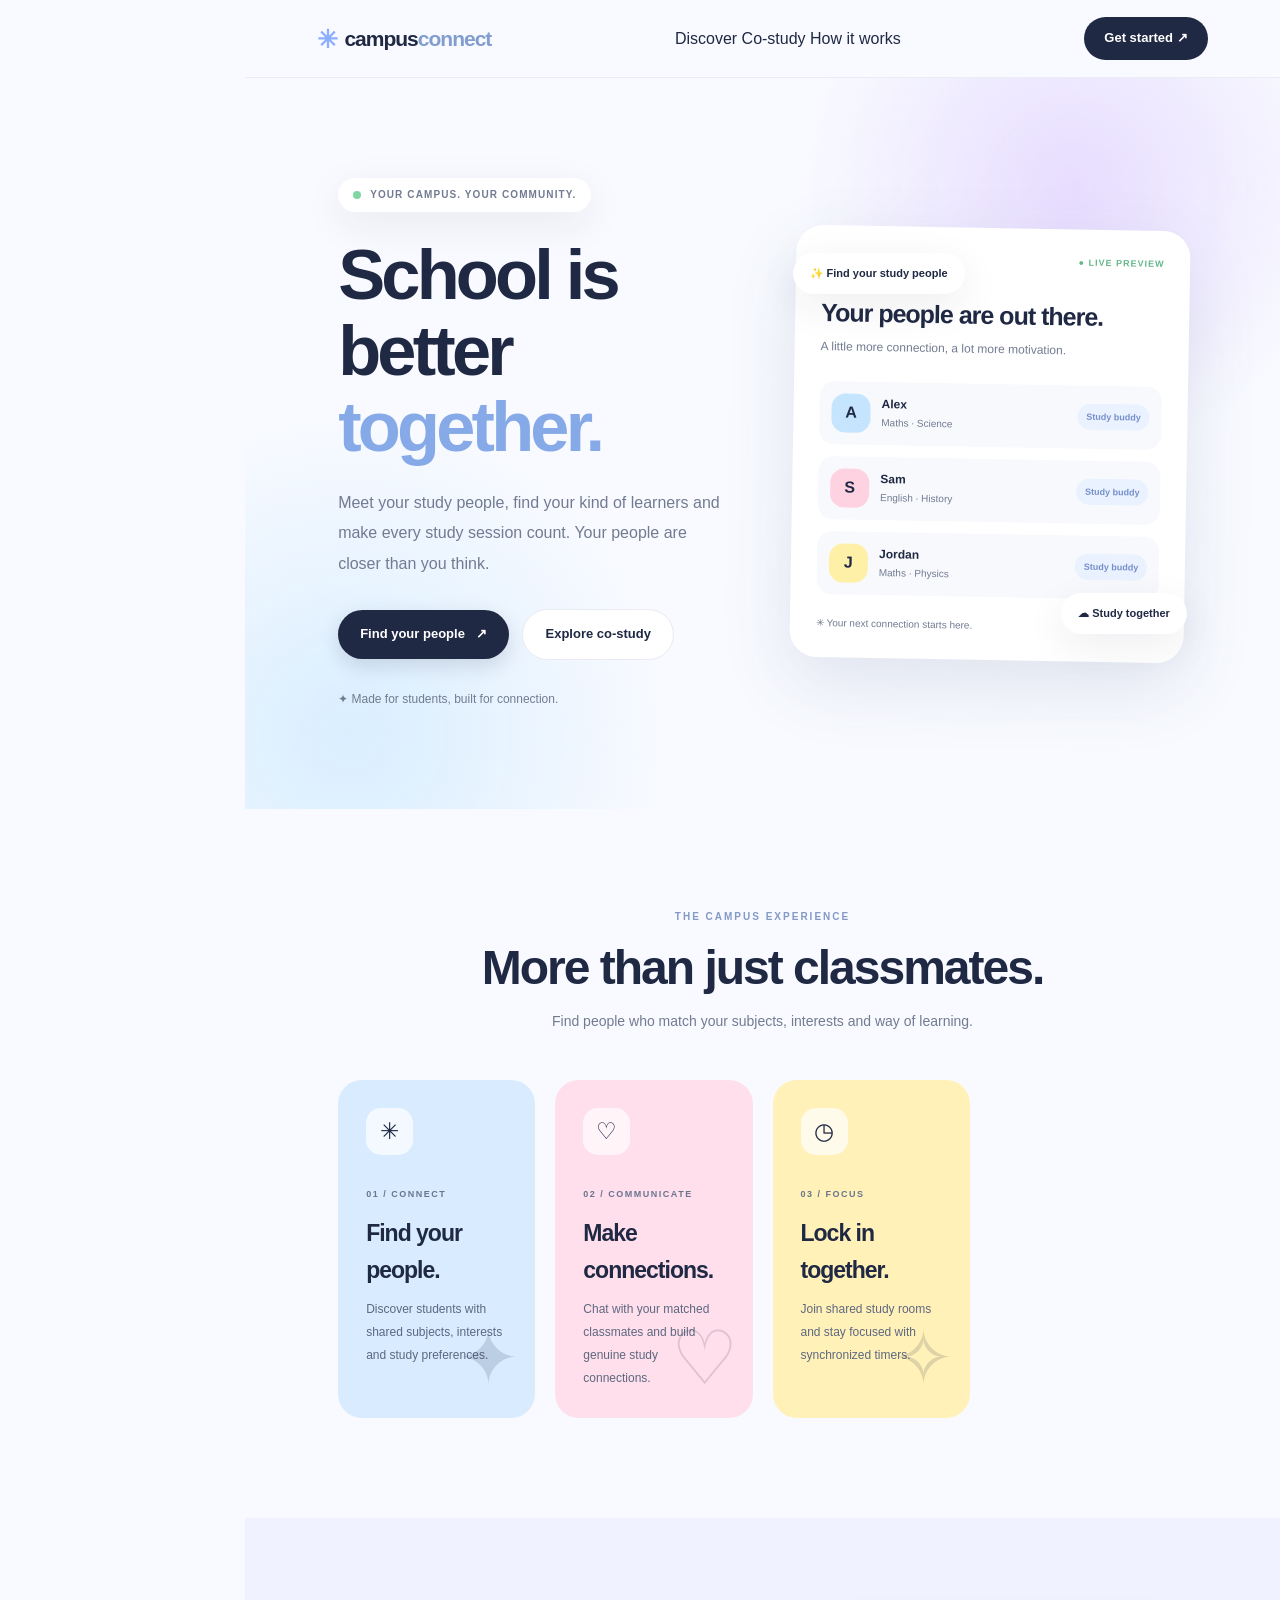
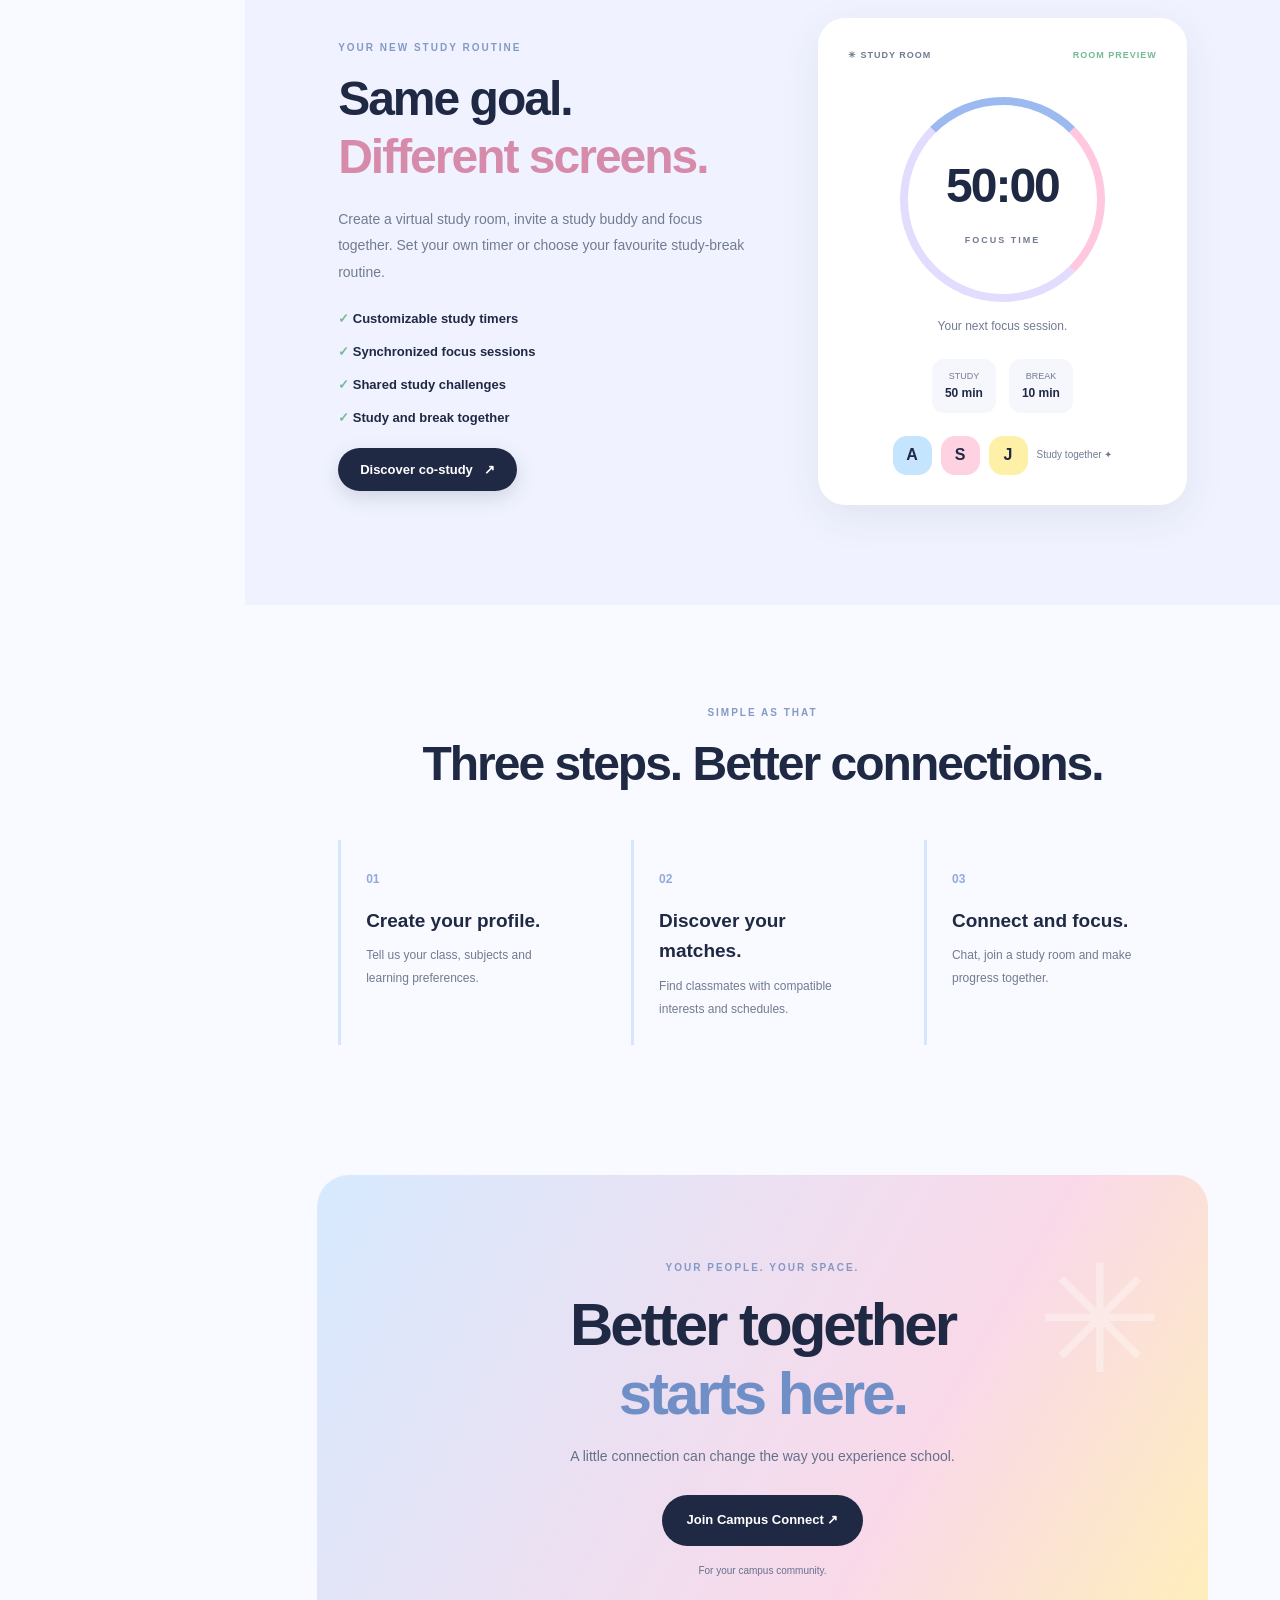
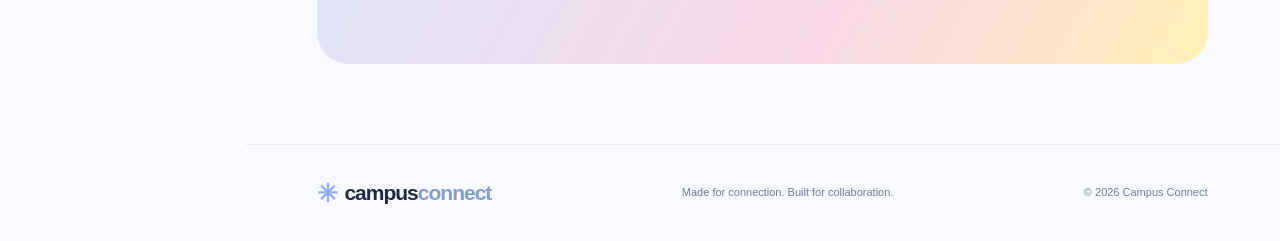
<file: Index.html>
<!DOCTYPE html>
<html lang="en">
<head>
    <meta charset="UTF-8">
    <meta name="viewport" content="width=device-width, initial-scale=1.0">
    <meta name="theme-color" content="#eaf5ff">

    <title>Campus Connect — Find Your People</title>

    <meta name="description"
          content="Find your study people, connect with classmates and focus together with Campus Connect.">

    <link rel="stylesheet" href="css/style.css">
</head>

<body>

    <!-- NAVIGATION -->
    <header class="navbar">
        <a href="#" class="logo">
            <span class="logo-icon">✳</span>
            campus<span>connect</span>
        </a>

        <nav class="nav-links">
            <a href="#discover">Discover</a>
            <a href="#study">Co-study</a>
            <a href="#how-it-works">How it works</a>
        </nav>

        <a href="#join" class="nav-button">Get started ↗</a>
    </header>


    <main>

        <!-- HERO SECTION -->
        <section class="hero">

            <div class="hero-content">

                <div class="announcement">
                    <span class="online-dot"></span>
                    YOUR CAMPUS. YOUR COMMUNITY.
                </div>

                <h1>
                    School is better
                    <span class="highlight-blue">together.</span>
                </h1>

                <p class="hero-description">
                    Meet your study people, find your kind of learners
                    and make every study session count.
                    Your people are closer than you think.
                </p>

                <div class="hero-actions">
                    <a href="#join" class="primary-button">
                        Find your people <span>↗</span>
                    </a>

                    <a href="#study" class="secondary-button">
                        Explore co-study
                    </a>
                </div>

                <div class="hero-note">
                    ✦ Made for students, built for connection.
                </div>

            </div>


            <!-- DECORATIVE HERO CARD -->
            <div class="hero-visual">

                <div class="floating-shape shape-pink"></div>
                <div class="floating-shape shape-yellow"></div>

                <div class="preview-card">

                    <div class="preview-top">
                        <span>YOUR CAMPUS CIRCLE</span>
                        <span class="live-label">● LIVE PREVIEW</span>
                    </div>

                    <h3>Your people are out there.</h3>

                    <p class="preview-subtitle">
                        A little more connection, a lot more motivation.
                    </p>

                    <div class="student-list">

                        <div class="student">
                            <div class="avatar avatar-blue">A</div>
                            <div class="student-info">
                                <strong>Alex</strong>
                                <small>Maths · Science</small>
                            </div>
                            <span class="match-tag">Study buddy</span>
                        </div>

                        <div class="student">
                            <div class="avatar avatar-pink">S</div>
                            <div class="student-info">
                                <strong>Sam</strong>
                                <small>English · History</small>
                            </div>
                            <span class="match-tag">Study buddy</span>
                        </div>

                        <div class="student">
                            <div class="avatar avatar-yellow">J</div>
                            <div class="student-info">
                                <strong>Jordan</strong>
                                <small>Maths · Physics</small>
                            </div>
                            <span class="match-tag">Study buddy</span>
                        </div>

                    </div>

                    <div class="preview-footer">
                        <span>✳ Your next connection starts here.</span>
                        <span>♡</span>
                    </div>

                </div>

                <div class="floating-note note-one">
                    ✨ Find your study people
                </div>

                <div class="floating-note note-two">
                    ☁ Study together
                </div>

            </div>

        </section>


        <!-- DISCOVER SECTION -->
        <section class="features section-padding" id="discover">

            <div class="section-heading">
                <span class="eyebrow">THE CAMPUS EXPERIENCE</span>
                <h2>More than just classmates.</h2>
                <p>
                    Find people who match your subjects, interests
                    and way of learning.
                </p>
            </div>

            <div class="feature-grid">

                <article class="feature-card blue-card">
                    <div class="feature-icon">✳</div>
                    <span class="feature-number">01 / CONNECT</span>
                    <h3>Find your people.</h3>
                    <p>
                        Discover students with shared subjects,
                        interests and study preferences.
                    </p>
                    <span class="feature-decoration">✦</span>
                </article>

                <article class="feature-card pink-card">
                    <div class="feature-icon">♡</div>
                    <span class="feature-number">02 / COMMUNICATE</span>
                    <h3>Make connections.</h3>
                    <p>
                        Chat with your matched classmates
                        and build genuine study connections.
                    </p>
                    <span class="feature-decoration">♡</span>
                </article>

                <article class="feature-card yellow-card">
                    <div class="feature-icon">◷</div>
                    <span class="feature-number">03 / FOCUS</span>
                    <h3>Lock in together.</h3>
                    <p>
                        Join shared study rooms and
                        stay focused with synchronized timers.
                    </p>
                    <span class="feature-decoration">✧</span>
                </article>

            </div>

        </section>


        <!-- CO-STUDY SECTION -->
        <section class="study-section section-padding" id="study">

            <div class="study-content">

                <span class="eyebrow">YOUR NEW STUDY ROUTINE</span>

                <h2>
                    Same goal.
                    <span class="highlight-pink">Different screens.</span>
                </h2>

                <p>
                    Create a virtual study room, invite a study buddy
                    and focus together. Set your own timer or choose
                    your favourite study-break routine.
                </p>

                <div class="study-points">
                    <div>✓ Customizable study timers</div>
                    <div>✓ Synchronized focus sessions</div>
                    <div>✓ Shared study challenges</div>
                    <div>✓ Study and break together</div>
                </div>

                <a href="#join" class="primary-button">
                    Discover co-study <span>↗</span>
                </a>

            </div>

            <div class="timer-preview">

                <div class="timer-top">
                    <span>✳ STUDY ROOM</span>
                    <span class="room-status">ROOM PREVIEW</span>
                </div>

                <div class="timer-circle">
                    <div>
                        <span class="timer-time">50:00</span>
                        <small>FOCUS TIME</small>
                    </div>
                </div>

                <div class="timer-label">
                    Your next focus session.
                </div>

                <div class="timer-settings">
                    <span>STUDY <strong>50 min</strong></span>
                    <span>BREAK <strong>10 min</strong></span>
                </div>

                <div class="timer-avatars">
                    <span class="avatar avatar-blue">A</span>
                    <span class="avatar avatar-pink">S</span>
                    <span class="avatar avatar-yellow">J</span>
                    <small>Study together ✦</small>
                </div>

            </div>

        </section>


        <!-- HOW IT WORKS -->
        <section class="how-section section-padding" id="how-it-works">

            <div class="section-heading">
                <span class="eyebrow">SIMPLE AS THAT</span>
                <h2>Three steps. Better connections.</h2>
            </div>

            <div class="steps-grid">

                <div class="step">
                    <span class="step-number">01</span>
                    <h3>Create your profile.</h3>
                    <p>
                        Tell us your class, subjects
                        and learning preferences.
                    </p>
                </div>

                <div class="step">
                    <span class="step-number">02</span>
                    <h3>Discover your matches.</h3>
                    <p>
                        Find classmates with compatible
                        interests and schedules.
                    </p>
                </div>

                <div class="step">
                    <span class="step-number">03</span>
                    <h3>Connect and focus.</h3>
                    <p>
                        Chat, join a study room
                        and make progress together.
                    </p>
                </div>

            </div>

        </section>


        <!-- CTA -->
        <section class="cta-section" id="join">

            <div class="cta-content">
                <span class="eyebrow">YOUR PEOPLE. YOUR SPACE.</span>

                <h2>
                    Better together
                    <span>starts here.</span>
                </h2>

                <p>
                    A little connection can change
                    the way you experience school.
                </p>

                <a href="register.html" class="cta-button">
                    Join Campus Connect ↗
                </a>

                <small>For your campus community.</small>
            </div>

            <div class="cta-decoration">✳</div>

        </section>

    </main>


    <!-- FOOTER -->
    <footer class="footer">

        <a href="#" class="logo">
            <span class="logo-icon">✳</span>
            campus<span>connect</span>
        </a>

        <p>Made for connection. Built for collaboration.</p>

        <span class="copyright">
            © 2026 Campus Connect
        </span>

    </footer>

</body>
</html>
</file>
<file: css/style.css>
/* =====================================
   CAMPUS CONNECT
   Pastel Futurism Design System
===================================== */

:root {
    --blue: #c5e5ff;
    --pink: #ffd2e1;
    --yellow: #fff0a8;
    --lavender: #e1d6ff;
    --navy: #202944;
    --muted: #727b91;
    --white: #ffffff;
    --background: #f8faff;
    --purple: #7468d9;
    --purple-light: #f3f1fa;

    --radius: 24px;
    --shadow: 0 12px 40px rgba(32, 41, 68, 0.08);
}

/* =====================================
   GLOBAL
===================================== */

* {
    margin: 0;
    padding: 0;
    box-sizing: border-box;
}

html {
    scroll-behavior: smooth;
}

body {
    font-family: 'Segoe UI', Arial, sans-serif;
    color: var(--navy);
    background: var(--background);
    line-height: 1.6;
    overflow-x: hidden;
}

a {
    text-decoration: none;
    color: inherit;
}

button,
a {
    -webkit-tap-highlight-color: transparent;
}

/* =====================================
   LANDING PAGE NAVIGATION
===================================== */

.navbar {
    width: 100%;
    min-height: 78px;
    padding: 16px 7%;
    display: flex;
    align-items: center;
    justify-content: space-between;
    background: rgba(248, 250, 255, 0.94);
    position: sticky;
    top: 0;
    z-index: 100;
    backdrop-filter: blur(14px);
    border-bottom: 1px solid rgba(32, 41, 68, 0.06);
}

.logo {
    display: flex;
    align-items: center;
    font-size: 21px;
    font-weight: 850;
    letter-spacing: -1px;
}

.logo > span:last-child {
    color: #829dcf;
}

.logo-icon {
    font-size: 25px;
    color: #8caeff;
    margin-right: 7px;
}

.nav-button {
    background: var(--navy);
    color: white;
    padding: 11px 20px;
    border-radius: 30px;
    font-size: 13px;
    font-weight: 700;
    transition: transform 0.2s ease;
}

.nav-button:hover {
    transform: translateY(-3px);
}

/* =====================================
   HERO
===================================== */

.hero {
    min-height: 620px;
    padding: 100px 9%;
    display: grid;
    grid-template-columns: 1fr 1fr;
    align-items: center;
    gap: 60px;
    position: relative;
    background:
        radial-gradient(circle at 80% 15%, #e7dcff 0, transparent 26%),
        radial-gradient(circle at 10% 90%, #d9eeff 0, transparent 28%),
        var(--background);
}

.hero-content {
    max-width: 570px;
    z-index: 2;
}

.announcement {
    display: inline-flex;
    align-items: center;
    gap: 9px;
    background: white;
    padding: 9px 15px;
    border-radius: 30px;
    font-size: 10px;
    letter-spacing: 1.1px;
    font-weight: 800;
    color: var(--muted);
    box-shadow: var(--shadow);
    margin-bottom: 25px;
}

.online-dot {
    height: 8px;
    width: 8px;
    border-radius: 50%;
    background: #7ed6a0;
}

.hero h1 {
    font-size: clamp(45px, 5.5vw, 75px);
    line-height: 1.08;
    letter-spacing: -3.8px;
    font-weight: 850;
    margin-bottom: 23px;
}

.highlight-blue {
    color: #86a9e8;
}

.hero-description {
    font-size: 16px;
    max-width: 470px;
    color: var(--muted);
    line-height: 1.9;
    margin-bottom: 30px;
}

.hero-actions {
    display: flex;
    align-items: center;
    flex-wrap: wrap;
    gap: 13px;
}

.primary-button,
.secondary-button {
    padding: 14px 22px;
    border-radius: 30px;
    font-size: 13px;
    font-weight: 750;
    transition: 0.25s ease;
}

.primary-button {
    color: white;
    background: var(--navy);
    box-shadow: 0 7px 20px rgba(32, 41, 68, 0.15);
}

.primary-button:hover,
.secondary-button:hover {
    transform: translateY(-4px);
}

.primary-button span {
    margin-left: 8px;
}

.secondary-button {
    background: white;
    border: 1px solid #e9eaf2;
}

.hero-note {
    margin-top: 30px;
    font-size: 12px;
    color: var(--muted);
}

/* =====================================
   HERO VISUAL
===================================== */

.hero-visual {
    min-height: 430px;
    display: flex;
    align-items: center;
    justify-content: center;
    position: relative;
}

.preview-card {
    width: min(100%, 410px);
    background: white;
    border-radius: 27px;
    padding: 26px;
    position: relative;
    z-index: 2;
    box-shadow: 0 25px 70px rgba(61, 77, 120, 0.13);
    transform: rotate(1deg);
}

.preview-top,
.timer-top {
    display: flex;
    justify-content: space-between;
    align-items: center;
    font-size: 9px;
    font-weight: 850;
    letter-spacing: 1px;
    color: var(--muted);
}

.live-label {
    color: #64b88a;
}

.preview-card h3 {
    font-size: 25px;
    letter-spacing: -1px;
    margin-top: 27px;
}

.preview-subtitle {
    color: var(--muted);
    font-size: 12px;
    margin-top: 5px;
    margin-bottom: 24px;
}

.student-list {
    display: grid;
    gap: 12px;
}

.student {
    display: flex;
    align-items: center;
    gap: 11px;
    padding: 12px;
    background: #f8f9fd;
    border-radius: 15px;
}

.avatar {
    width: 39px;
    height: 39px;
    border-radius: 14px;
    display: flex;
    align-items: center;
    justify-content: center;
    font-weight: 850;
    color: var(--navy);
    flex-shrink: 0;
}

.avatar-blue {
    background: var(--blue);
}

.avatar-pink {
    background: var(--pink);
}

.avatar-yellow {
    background: var(--yellow);
}

.student-info {
    display: grid;
    flex: 1;
    min-width: 0;
}

.student-info strong {
    font-size: 12px;
}

.student-info small {
    font-size: 10px;
    color: var(--muted);
}

.match-tag {
    font-size: 9px;
    font-weight: 750;
    color: #758fca;
    background: #eaf1ff;
    padding: 6px 9px;
    border-radius: 20px;
}

.preview-footer {
    display: flex;
    justify-content: space-between;
    font-size: 10px;
    color: var(--muted);
    margin-top: 21px;
}

.floating-shape {
    position: absolute;
    border-radius: 50%;
}

.shape-pink {
    width: 130px;
    height: 130px;
    background: var(--pink);
    top: 10px;
    right: 5px;
}

.shape-yellow {
    width: 100px;
    height: 100px;
    background: var(--yellow);
    bottom: 5px;
    left: 2px;
}

.floating-note {
    position: absolute;
    z-index: 3;
    background: white;
    padding: 12px 17px;
    border-radius: 30px;
    font-size: 11px;
    font-weight: 750;
    box-shadow: var(--shadow);
}

.note-one {
    top: 25px;
    left: 0;
}

.note-two {
    bottom: 25px;
    right: 0;
}

/* =====================================
   GENERAL SECTIONS
===================================== */

.section-padding {
    padding: 100px 9%;
}

.section-heading {
    text-align: center;
    margin-bottom: 48px;
}

.eyebrow {
    display: block;
    font-size: 10px;
    font-weight: 850;
    letter-spacing: 2px;
    color: #8399c6;
    margin-bottom: 14px;
}

.section-heading h2,
.study-content h2 {
    font-size: clamp(30px, 4vw, 48px);
    letter-spacing: -2px;
    line-height: 1.2;
}

.section-heading p {
    margin-top: 13px;
    color: var(--muted);
    font-size: 14px;
}

/* =====================================
   FEATURE CARDS
===================================== */

.feature-grid {
    display: grid;
    grid-template-columns: repeat(4, 1fr);
    gap: 20px;
}

.feature-card {
    border-radius: var(--radius);
    padding: 28px;
    min-height: 255px;
    position: relative;
    overflow: hidden;
    transition: transform 0.3s ease;
}

.feature-card:hover {
    transform: translateY(-7px);
}

.blue-card {
    background: #d8ebff;
}

.pink-card {
    background: #ffdfeb;
}

.yellow-card {
    background: #fff1b8;
}

.feature-icon {
    width: 47px;
    height: 47px;
    background: rgba(255,255,255,0.7);
    border-radius: 15px;
    display: flex;
    justify-content: center;
    align-items: center;
    font-size: 23px;
    margin-bottom: 24px;
}

.feature-number {
    font-size: 9px;
    letter-spacing: 1.5px;
    font-weight: 850;
    color: #69758f;
}

.feature-card h3 {
    font-size: 23px;
    letter-spacing: -1px;
    margin: 10px 0;
}

.feature-card p {
    font-size: 12px;
    color: #5d6881;
    line-height: 1.9;
    max-width: 270px;
}

.feature-decoration {
    position: absolute;
    font-size: 75px;
    opacity: 0.15;
    right: 15px;
    bottom: 0;
}

/* =====================================
   CO-STUDY
===================================== */

.study-section {
    display: grid;
    grid-template-columns: 1fr 0.9fr;
    gap: 70px;
    align-items: center;
    background: #f0f3ff;
}

.study-content h2 {
    margin-bottom: 20px;
}

.highlight-pink {
    color: #d68bab;
}

.study-content > p {
    color: var(--muted);
    font-size: 14px;
    line-height: 1.9;
    max-width: 490px;
    margin-bottom: 24px;
}

.study-points {
    display: grid;
    gap: 12px;
    margin-bottom: 28px;
    font-size: 13px;
    font-weight: 650;
}

.study-points div::first-letter {
    color: #76b995;
}

.timer-preview {
    background: white;
    padding: 30px;
    border-radius: 27px;
    box-shadow: var(--shadow);
    text-align: center;
}

.room-status {
    color: #75b995;
}

.timer-circle {
    height: 205px;
    width: 205px;
    border: 8px solid #e3dcff;
    border-top-color: #9cbaf0;
    border-right-color: #ffc8df;
    border-radius: 50%;
    margin: 35px auto 15px;
    display: flex;
    justify-content: center;
    align-items: center;
}

.timer-time {
    display: block;
    font-size: 48px;
    font-weight: 850;
    letter-spacing: -2px;
}

.timer-circle small {
    font-size: 9px;
    font-weight: 800;
    letter-spacing: 2px;
    color: var(--muted);
}

.timer-label {
    font-size: 12px;
    color: var(--muted);
}

.timer-settings {
    display: flex;
    justify-content: center;
    gap: 13px;
    margin: 23px 0;
}

.timer-settings span {
    background: #f6f7fc;
    padding: 10px 13px;
    border-radius: 12px;
    font-size: 9px;
    color: var(--muted);
}

.timer-settings strong {
    display: block;
    color: var(--navy);
    font-size: 12px;
}

.timer-avatars {
    display: flex;
    align-items: center;
    justify-content: center;
    gap: 9px;
}

.timer-avatars small {
    color: var(--muted);
    font-size: 10px;
}

/* =====================================
   HOW IT WORKS
===================================== */

.steps-grid {
    display: grid;
    grid-template-columns: repeat(3, 1fr);
    gap: 30px;
}

.step {
    padding: 25px;
    border-left: 3px solid #d7e5ff;
}

.step-number {
    font-size: 12px;
    font-weight: 850;
    color: #91a9dc;
}

.step h3 {
    margin: 15px 0 8px;
    font-size: 19px;
}

.step p {
    font-size: 12px;
    color: var(--muted);
    line-height: 1.9;
}

/* =====================================
   CTA
===================================== */

.cta-section {
    margin: 30px 7% 80px;
    background: linear-gradient(120deg, #d7eaff, #f9d9e9 65%, #fff0b7);
    border-radius: 32px;
    padding: 85px 25px;
    text-align: center;
    position: relative;
    overflow: hidden;
}

.cta-content {
    position: relative;
    z-index: 2;
}

.cta-section h2 {
    font-size: clamp(38px, 5vw, 60px);
    letter-spacing: -3px;
    line-height: 1.15;
}

.cta-section h2 span {
    display: block;
    color: #718fc7;
}

.cta-section p {
    margin: 17px 0 27px;
    color: #65718a;
    font-size: 14px;
}

.cta-button {
    display: inline-block;
    background: var(--navy);
    color: white;
    padding: 15px 25px;
    border-radius: 30px;
    font-size: 13px;
    font-weight: 750;
    transition: 0.2s;
}

.cta-button:hover {
    transform: translateY(-4px);
}

.cta-section small {
    display: block;
    margin-top: 17px;
    color: #65718a;
    font-size: 10px;
}

.cta-decoration {
    position: absolute;
    right: 5%;
    top: 5%;
    font-size: 150px;
    color: white;
    opacity: 0.35;
}

/* =====================================
   FOOTER
===================================== */

.footer {
    display: flex;
    align-items: center;
    justify-content: space-between;
    flex-wrap: wrap;
    gap: 15px;
    padding: 28px 7%;
    border-top: 1px solid #e9ecf4;
}

.footer p,
.copyright {
    font-size: 11px;
    color: var(--muted);
}

/* =====================================
   OLDER MAIN NAV SUPPORT
===================================== */

.main-nav {
    display: flex;
    justify-content: space-between;
    align-items: center;
    gap: 16px;
    padding: 18px 6%;
    background: rgba(255,255,255,0.95);
    border-bottom: 1px solid #eeeaf5;
    flex-wrap: wrap;
}

.main-nav .nav-logo {
    font-size: 19px;
    font-weight: 800;
    color: var(--purple);
}

.main-nav .nav-links {
    display: flex;
    align-items: center;
    gap: 22px;
    flex-wrap: wrap;
}

.main-nav .nav-links a {
    color: #77738a;
    font-size: 14px;
    font-weight: 600;
}

.main-nav .nav-links a:hover,
.main-nav .nav-links a.active {
    color: var(--purple);
}

/* =====================================
   CAMPUS CONNECT APP SIDEBAR
===================================== */

.app-sidebar {
    position: fixed;
    top: 0;
    left: 0;
    width: 245px;
    height: 100vh;
    padding: 30px 18px;
    background: #ffffff;
    border-right: 1px solid #eeeaf5;
    box-shadow: 4px 0 20px rgba(60, 45, 100, 0.04);
    display: flex;
    flex-direction: column;
    z-index: 1000;
}

.app-sidebar .nav-logo {
    font-size: 21px;
    font-weight: 800;
    color: var(--purple);
    padding: 8px 12px 35px;
}

.app-sidebar .nav-logo span {
    color: #f2a9c8;
}

.app-sidebar .nav-links {
    display: flex;
    flex-direction: column;
    gap: 10px;
}

.app-sidebar .nav-item {
    display: flex;
    align-items: center;
    gap: 14px;
    padding: 14px 16px;
    border-radius: 14px;
    color: #77738a;
    font-size: 15px;
    font-weight: 700;
    transition: 0.2s ease;
}

.app-sidebar .nav-icon {
    font-size: 22px;
    width: 25px;
    text-align: center;
}

.app-sidebar .nav-item:hover {
    background: var(--purple-light);
    color: var(--purple);
}

.app-sidebar .nav-item.active {
    background: var(--purple);
    color: #ffffff;
    box-shadow: 0 5px 14px rgba(116, 104, 217, 0.2);
}

.sidebar-footer {
    margin-top: auto;
    padding: 15px 12px;
    color: #aaa4bc;
    font-size: 12px;
}

/* =====================================
   DESKTOP APP LAYOUT
===================================== */

@media (min-width: 769px) {
    body {
        padding-left: 245px;
    }
}

/* =====================================
   TABLET / MOBILE LANDING PAGE
===================================== */

@media (max-width: 900px) {
    .hero {
        grid-template-columns: 1fr;
        padding: 80px 7%;
        gap: 40px;
    }

    .hero-content {
        margin: auto;
        text-align: center;
    }

    .hero-description {
        margin-left: auto;
        margin-right: auto;
    }

    .hero-actions {
        justify-content: center;
    }

    .hero-visual {
        width: 100%;
        max-width: 520px;
        margin: auto;
    }

    .feature-grid {
        grid-template-columns: 1fr 1fr;
    }

    .study-section {
        grid-template-columns: 1fr;
    }
}

/* =====================================
   MOBILE BOTTOM NAVIGATION
   FIVE BUTTONS
===================================== */

@media (max-width: 768px) {

    .app-sidebar {
        top: auto;
        bottom: 0;
        left: 0;
        width: 100%;
        height: auto;
        padding: 7px 4px calc(7px + env(safe-area-inset-bottom));
        border-right: none;
        border-top: 1px solid #eeeaf5;
        box-shadow: 0 -5px 20px rgba(60, 45, 100, 0.08);
        background: #ffffff;
    }

    .app-sidebar .nav-logo,
    .app-sidebar .sidebar-footer {
        display: none;
    }

    .app-sidebar .nav-links {
        display: grid;
        grid-template-columns: repeat(5, minmax(0, 1fr));
        align-items: stretch;
        gap: 3px;
        width: 100%;
    }

    .app-sidebar .nav-item {
        min-width: 0;
        flex: initial;
        display: flex;
        flex-direction: column;
        align-items: center;
        justify-content: center;
        gap: 3px;
        padding: 8px 2px;
        border-radius: 11px;
        font-size: 10px;
        line-height: 1.3;
        white-space: nowrap;
    }

    .app-sidebar .nav-icon {
        width: auto;
        font-size: 20px;
        line-height: 1.2;
    }

    body {
        padding-left: 0;
        padding-bottom: 85px;
    }

    .navbar {
        padding: 14px 5%;
    }

    .navbar .logo {
        font-size: 18px;
    }

    .navbar .nav-links {
        display: none;
    }

    .nav-button {
        padding: 10px 14px;
        font-size: 11px;
    }

    .hero {
        padding: 70px 6%;
    }

    .hero h1 {
        font-size: 49px;
        letter-spacing: -2.8px;
    }

    .hero-description {
        font-size: 14px;
    }

    .hero-visual {
        min-height: 370px;
    }

    .preview-card {
        padding: 19px;
    }

    .preview-card h3 {
        font-size: 21px;
    }

    .floating-note {
        font-size: 9px;
        padding: 9px 12px;
    }

    .feature-grid,
    .steps-grid {
        grid-template-columns: 1fr;
    }

    .section-padding {
        padding: 75px 6%;
    }

    .feature-card {
        min-height: 220px;
    }

    .study-section {
        gap: 35px;
    }

    .timer-preview {
        padding: 20px 12px;
    }

    .timer-circle {
        height: 180px;
        width: 180px;
    }

    .timer-time {
        font-size: 42px;
    }

    .timer-settings {
        gap: 7px;
    }

    .timer-settings span {
        padding: 9px;
    }

    .cta-section {
        margin: 15px 5% 50px;
        padding: 65px 18px;
    }

    .footer {
        justify-content: center;
        text-align: center;
        flex-direction: column;
    }
}

/* =====================================
   SMALL MOBILE SCREENS
===================================== */

@media (max-width: 380px) {
    .app-sidebar .nav-item {
        font-size: 9px;
        padding-left: 1px;
        padding-right: 1px;
    }

    .app-sidebar .nav-icon {
        font-size: 18px;
    }
}
</file>
